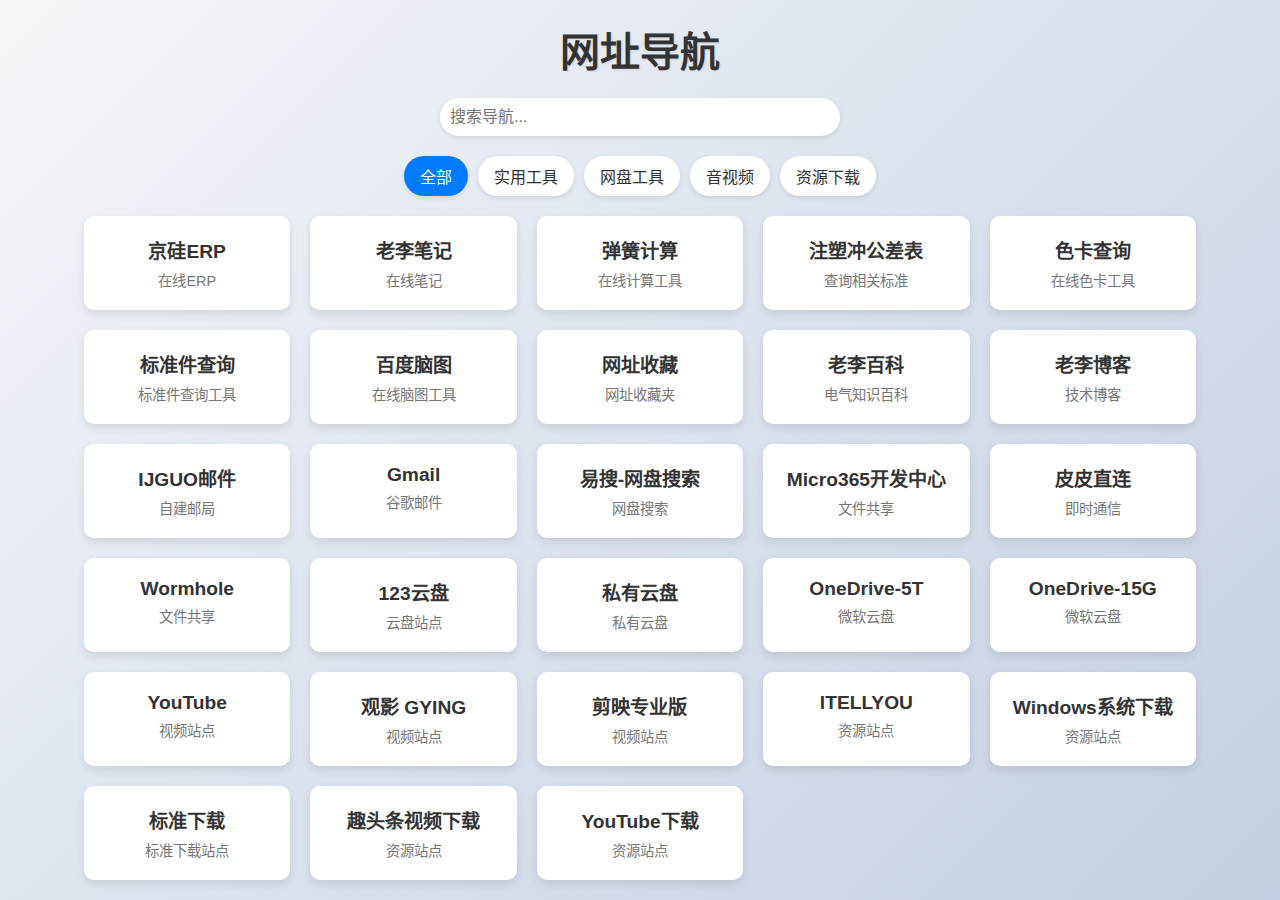
<file: index.html>
<!DOCTYPE html>
<html lang="zh-CN">
<head>
    <meta charset="UTF-8">
    <meta name="viewport" content="width=device-width, initial-scale=1.0">
    <title>我的导航站</title>
    <link rel="stylesheet" href="style.css">
</head>
<body>
    <div class="container">
        <h1>网址导航</h1>
        <div class="search-bar">
            <input type="text" id="search" placeholder="搜索导航...">
        </div>
        <div class="category-bar" id="categoryBar">
            <!-- 分类按钮动态插入 -->
        </div>
        <div class="nav-grid" id="navGrid">
            <!-- 导航项动态插入 -->
        </div>
    </div>
    <script src="script.js"></script>
</body>
</html>
</file>
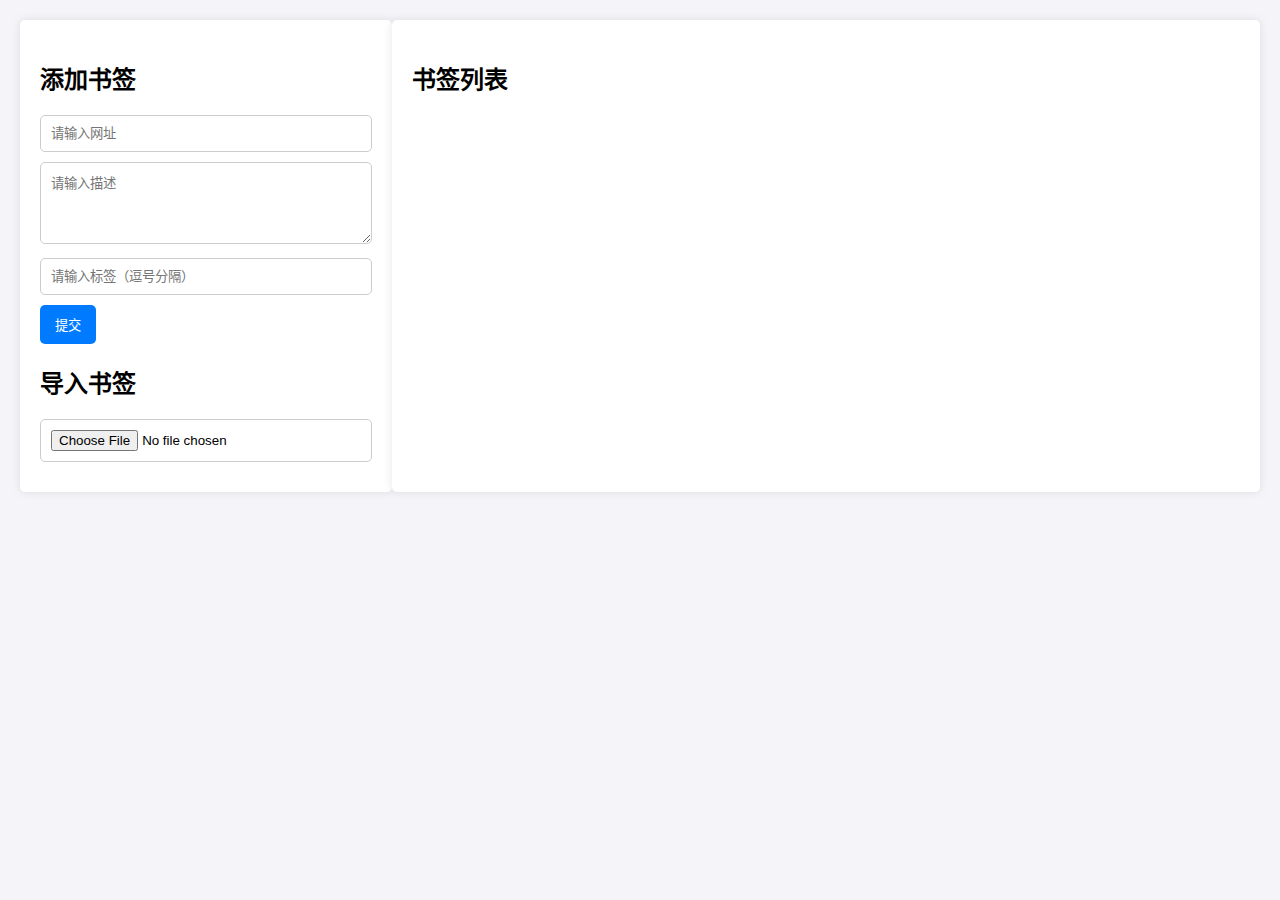
<file: bookmark.html>
<!DOCTYPE html>
<html lang="zh-CN">
<head>
    <meta charset="UTF-8">
    <meta name="viewport" content="width=device-width, initial-scale=1.0">
    <title>网页收藏夹</title>
    <style>
        body {
            font-family: Arial, sans-serif;
            display: flex;
            margin: 0;
            padding: 20px;
            background-color: #f4f4f9;
        }
        .left-column, .right-column {
            padding: 20px;
            box-sizing: border-box;
        }
        .left-column {
            width: 30%;
            background-color: #fff;
            border-radius: 5px;
            box-shadow: 0 0 10px rgba(0, 0, 0, 0.1);
        }
        .right-column {
            width: 70%;
            background-color: #fff;
            border-radius: 5px;
            box-shadow: 0 0 10px rgba(0, 0, 0, 0.1);
            overflow-y: auto;
        }
        input[type="text"], textarea, input[type="file"] {
            width: calc(100% - 22px);
            padding: 10px;
            margin-bottom: 10px;
            border: 1px solid #ccc;
            border-radius: 5px;
        }
        button {
            padding: 10px 15px;
            background-color: #007bff;
            color: white;
            border: none;
            border-radius: 5px;
            cursor: pointer;
        }
        button:hover {
            background-color: #0056b3;
        }
        .delete-button {
            padding: 5px 10px;
            background-color: #dc3545;
            color: white;
            border: none;
            border-radius: 5px;
            cursor: pointer;
            float: right;
        }
        .delete-button:hover {
            background-color: #c82333;
        }
        .bookmark-group {
            margin-top: 20px;
        }
        .bookmark-group h2 {
            margin-bottom: 10px;
            font-size: 18px;
        }
        .bookmark-item {
            background-color: #e9ecef;
            padding: 10px;
            margin-bottom: 5px;
            border-radius: 5px;
            display: flex;
            align-items: center;
            justify-content: space-between;
        }
        .bookmark-item a {
            text-decoration: none;
            color: #007bff;
        }
        .bookmark-item a:hover {
            text-decoration: underline;
        }
    </style>
</head>
<body>
    <div class="left-column">
        <h2>添加书签</h2>
        <input type="text" id="url" placeholder="请输入网址">
        <textarea id="description" rows="4" placeholder="请输入描述"></textarea>
        <input type="text" id="tags" placeholder="请输入标签（逗号分隔）">
        <button onclick="addBookmark()">提交</button>
        <h2>导入书签</h2>
        <input type="file" id="import-file" accept=".sql" onchange="importBookmarks()">
    </div>
    <div class="right-column">
        <h2>书签列表</h2>
        <div id="bookmarks-container"></div>
    </div>

    <script>
        let bookmarks = JSON.parse(localStorage.getItem('bookmarks')) || [];

        function addBookmark() {
            const url = document.getElementById('url').value.trim();
            const description = document.getElementById('description').value.trim();
            const tags = document.getElementById('tags').value.split(',').map(tag => tag.trim()).filter(tag => tag);

            if (!url || !description || !tags.length) {
                alert('请填写所有字段并至少输入一个标签。');
                return;
            }

            bookmarks.push({ url, description, tags });
            localStorage.setItem('bookmarks', JSON.stringify(bookmarks));

            saveToSqlFile();
            renderBookmarks();
            clearInputs();
        }

        function deleteBookmark(index) {
            bookmarks.splice(index, 1);
            localStorage.setItem('bookmarks', JSON.stringify(bookmarks));
            saveToSqlFile();
            renderBookmarks();
        }

        function renderBookmarks() {
            const container = document.getElementById('bookmarks-container');
            container.innerHTML = '';

            const groupedBookmarks = bookmarks.reduce((acc, bookmark) => {
                bookmark.tags.forEach(tag => {
                    acc[tag] = acc[tag] || [];
                    acc[tag].push(bookmark);
                });
                return acc;
            }, {});

            for (const tag in groupedBookmarks) {
                const groupDiv = document.createElement('div');
                groupDiv.className = 'bookmark-group';
                groupDiv.innerHTML = `<h2>${tag}</h2>`;
                groupedBookmarks[tag].forEach((bookmark, index) => {
                    const itemDiv = document.createElement('div');
                    itemDiv.className = 'bookmark-item';
                    itemDiv.innerHTML = `
                        <span><a href="${bookmark.url}" target="_blank">${bookmark.url}</a> - ${bookmark.description}</span>
                        <button class="delete-button" onclick="deleteBookmark(${index})">删除</button>
                    `;
                    groupDiv.appendChild(itemDiv);
                });
                container.appendChild(groupDiv);
            }
        }

        function clearInputs() {
            document.getElementById('url').value = '';
            document.getElementById('description').value = '';
            document.getElementById('tags').value = '';
        }

        function saveToSqlFile() {
            const sqlContent = bookmarks.map(({ url, description, tags }) => 
                `INSERT INTO bookmarks (url, description, tags) VALUES ('${url}', '${description}', '${tags.join(',')};');`
            ).join('\n');

            const blob = new Blob([sqlContent], { type: 'text/plain' });
            const url = window.URL.createObjectURL(blob);
            const a = document.createElement('a');
            a.href = url;
            a.download = 'data.sql';
            document.body.appendChild(a);
            a.click();
            a.remove();
            window.URL.revokeObjectURL(url);
        }

        function importBookmarks() {
            const fileInput = document.getElementById('import-file');
            const file = fileInput.files[0];

            if (!file) {
                alert('请选择一个文件。');
                return;
            }

            const reader = new FileReader();

            reader.onload = function(event) {
                const fileContent = event.target.result;
                parseSqlFile(fileContent);
            };

            reader.readAsText(file);
        }

        function parseSqlFile(content) {
            const lines = content.split('\n');
            const regex = /INSERT INTO bookmarks \(url, description, tags\) VALUES \('([^']*)', '([^']*)', '([^']*)'\);/;

            lines.forEach(line => {
                const match = line.match(regex);
                if (match && match.length === 4) {
                    const url = match[1];
                    const description = match[2];
                    const tags = match[3].split(';').map(tag => tag.trim()).filter(tag => tag);

                    if (url && description && tags.length) {
                        bookmarks.push({ url, description, tags });
                    }
                }
            });

            localStorage.setItem('bookmarks', JSON.stringify(bookmarks));
            renderBookmarks();
            alert('书签已成功导入！');
        }

        renderBookmarks();
    </script>
</body>
</html>
</file>
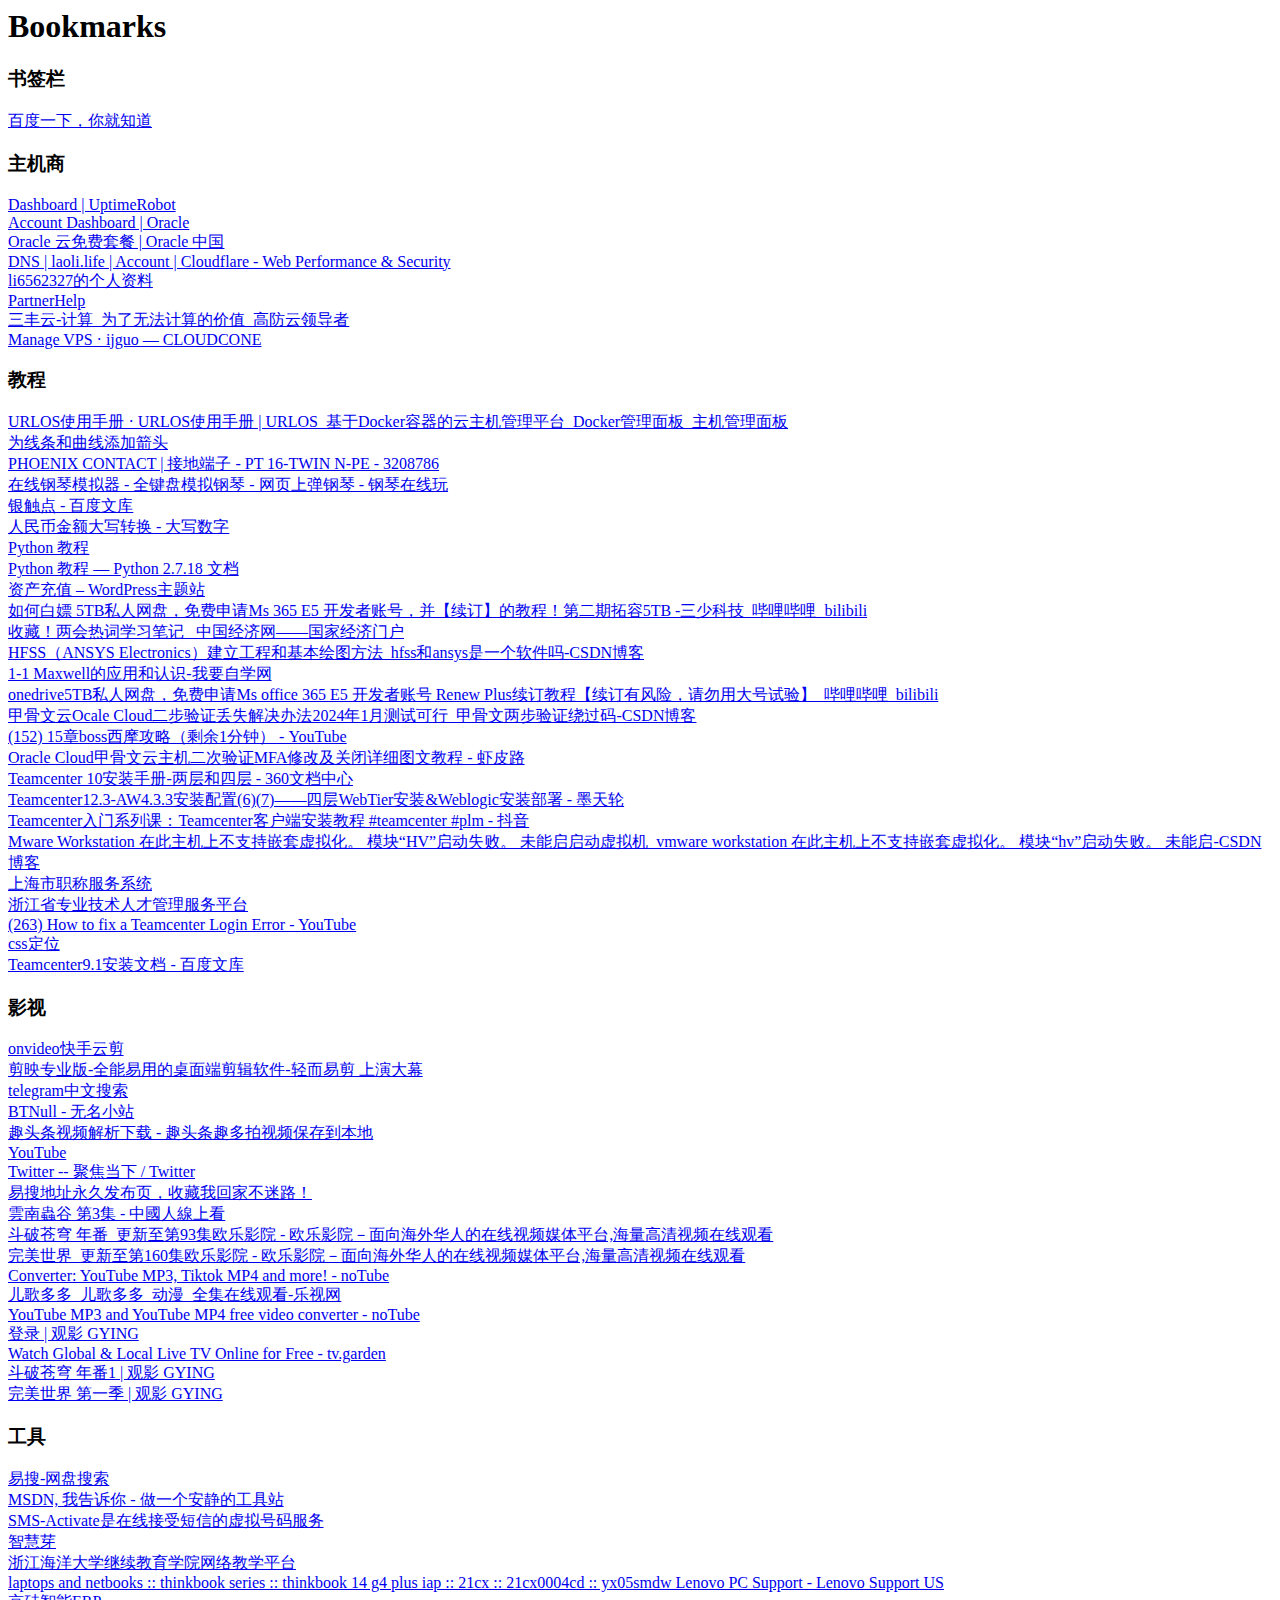
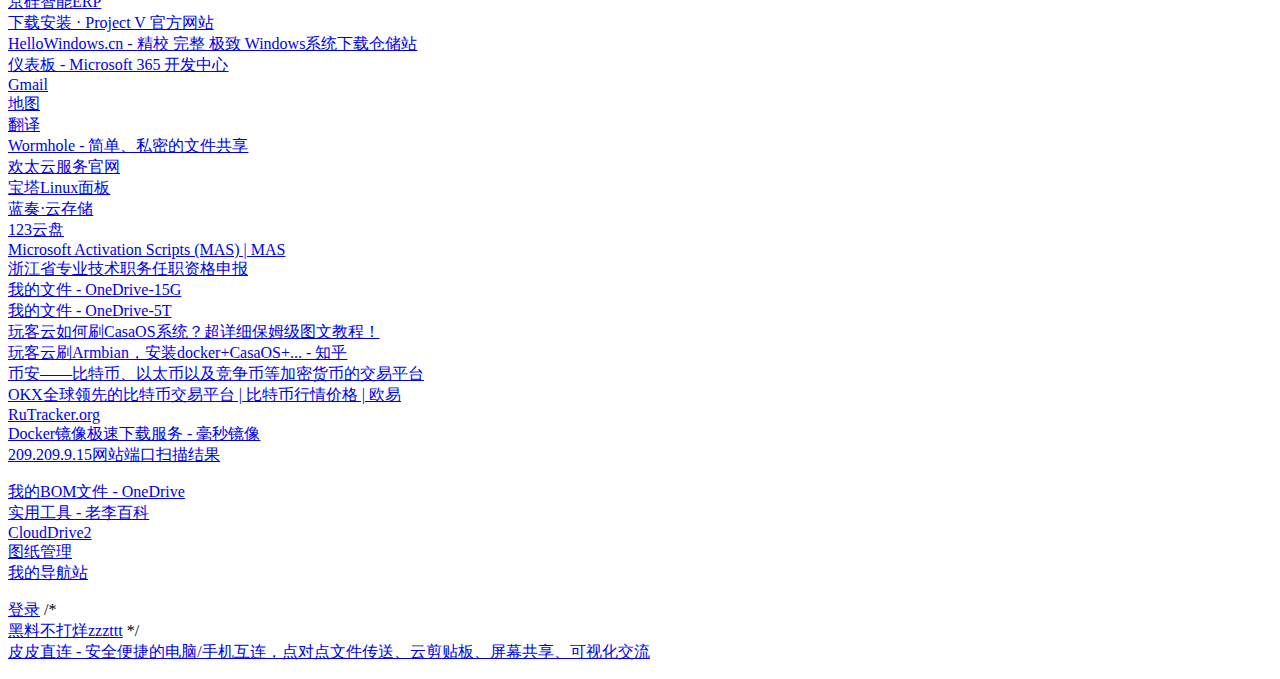
<file: bookmarks.html>
<!DOCTYPE NETSCAPE-Bookmark-file-1>
<!-- This is an automatically generated file.
     It will be read and overwritten.
     DO NOT EDIT! -->
<META HTTP-EQUIV="Content-Type" CONTENT="text/html; charset=UTF-8">
<TITLE>Bookmarks</TITLE>
<H1>Bookmarks</H1>
<DL><p>
    <DT><H3 ADD_DATE="0" LAST_MODIFIED="1754452109" PERSONAL_TOOLBAR_FOLDER="true">书签栏</H3>
    <DL><p>
        <DT><A HREF="https://www.baidu.com/" ADD_DATE="1556410065" ICON="[data-uri]">百度一下，你就知道</A>
        <DT><H3 ADD_DATE="1696582742" LAST_MODIFIED="1754452101">主机商</H3>
        <DL><p>
            <DT><A HREF="https://uptimerobot.com/dashboard#786635831" ADD_DATE="1607678195">Dashboard | UptimeRobot</A>
            <DT><A HREF="https://shop.oracle.com/app/udb/?session=9498930669917&lang=en&country=us&appId=6#/preferences/notifications" ADD_DATE="1631020187">Account Dashboard | Oracle</A>
            <DT><A HREF="https://www.oracle.com/cn/cloud/free/" ADD_DATE="1622300220">Oracle 云免费套餐 | Oracle 中国</A>
            <DT><A HREF="https://dash.cloudflare.com/db02080d03ee3aff060006261dcb0d2e/laoli.life/dns" ADD_DATE="1607593927" ICON="[data-uri]">DNS | laoli.life | Account | Cloudflare - Web Performance &amp; Security</A>
            <DT><A HREF="https://hub.docker.com/settings/security" ADD_DATE="1614683330">li6562327的个人资料</A>
            <DT><A HREF="https://partnerhelp.oracle.com/app/account/questions/list" ADD_DATE="1723477934">PartnerHelp</A>
            <DT><A HREF="https://www.sanfengyun.net/" ADD_DATE="1752757714">三丰云-计算_为了无法计算的价值_高防云领导者</A>
            <DT><A HREF="https://app.cloudcone.com/vps/105274/manage" ADD_DATE="1753535700" ICON="[data-uri]">Manage VPS · ijguo — CLOUDCONE</A>
        </DL><p>
        <DT><H3 ADD_DATE="1696582742" LAST_MODIFIED="1751601397">教程</H3>
        <DL><p>
            <DT><A HREF="https://www.urlos.com/urlos-document/" ADD_DATE="1610365277">URLOS使用手册 · URLOS使用手册 | URLOS_基于Docker容器的云主机管理平台_Docker管理面板_主机管理面板</A>
            <DT><A HREF="http://product.corel.com/help/CorelDRAW/540111137/Main/CS/Documentation/wwhelp/wwhimpl/js/html/wwhelp.htm#href=CorelDRAW-Add-arrowheads-to-lines-and-curves.html" ADD_DATE="1599494879">为线条和曲线添加箭头</A>
            <DT><A HREF="https://www.phoenixcontact.com/online/portal/cn/pxc/offcontext/search_result_page/!ut/p/z1/[base64]/?uri=pxc-oc-itemdetail:pid=3208786&library=cnzh&tab=1" ADD_DATE="1590029710">PHOENIX CONTACT | 接地端子 - PT 16-TWIN N-PE - 3208786</A>
            <DT><A HREF="https://www.xiwnn.com/piano/" ADD_DATE="1647054096">在线钢琴模拟器 - 全键盘模拟钢琴 - 网页上弹钢琴 - 钢琴在线玩</A>
            <DT><A HREF="https://wenku.baidu.com/view/93aa737c747f5acfa1c7aa00b52acfc789eb9fbe.html" ADD_DATE="1659084646">银触点 - 百度文库</A>
            <DT><A HREF="https://daxie.chazhi.net/" ADD_DATE="1620286562">人民币金额大写转换 - 大写数字</A>
            <DT><A HREF="https://www.w3school.com.cn/python/index.asp" ADD_DATE="1663086574" ICON="[data-uri]">Python 教程</A>
            <DT><A HREF="https://docs.python.org/zh-cn/2.7/tutorial/index.html" ADD_DATE="1663086649">Python 教程 — Python 2.7.18 文档</A>
            <DT><A HREF="http://www.thefox.cn/user/money" ADD_DATE="1632701795">资产充值 – WordPress主题站</A>
            <DT><A HREF="https://www.bilibili.com/video/BV15s4y137fg/?spm_id_from=333.788.recommend_more_video.-1&vd_source=898db3dcdaee8f2eb71c6aec4ab275dd" ADD_DATE="1701369728">如何白嫖 5TB私人网盘，免费申请Ms 365 E5 开发者账号，并【续订】的教程！第二期拓容5TB -三少科技_哔哩哔哩_bilibili</A>
            <DT><A HREF="http://www.ce.cn/xwzx/gnsz/gdxw/202303/09/t20230309_38434141.shtml" ADD_DATE="1678385411">收藏！两会热词学习笔记 _中国经济网——国家经济门户</A>
            <DT><A HREF="https://blog.csdn.net/weixin_44115643/article/details/120475998" ADD_DATE="1703513060">HFSS（ANSYS Electronics）建立工程和基本绘图方法_hfss和ansys是一个软件吗-CSDN博客</A>
            <DT><A HREF="https://www.51zxw.net/Show.aspx?cid=827&id=92214" ADD_DATE="1703573326">1-1 Maxwell的应用和认识-我要自学网</A>
            <DT><A HREF="https://www.bilibili.com/video/BV1U24y1K7bQ/?spm_id_from=333.788.recommend_more_video.-1&vd_source=898db3dcdaee8f2eb71c6aec4ab275dd" ADD_DATE="1704473669">onedrive5TB私人网盘，免费申请Ms office 365 E5 开发者账号 Renew Plus续订教程【续订有风险，请勿用大号试验】_哔哩哔哩_bilibili</A>
            <DT><A HREF="https://blog.csdn.net/joey214/article/details/135413213" ADD_DATE="1709191927">甲骨文云Ocale Cloud二步验证丢失解决办法2024年1月测试可行_甲骨文两步验证绕过码-CSDN博客</A>
            <DT><A HREF="https://www.youtube.com/watch?v=9KBPR1Zzt7k" ADD_DATE="1709482847">(152) 15章boss西摩攻略（剩余1分钟） - YouTube</A>
            <DT><A HREF="https://www.xiapilu.com/web/web-tutorial/oracle-cloud-mfa-reset.html" ADD_DATE="1709633312">Oracle Cloud甲骨文云主机二次验证MFA修改及关闭详细图文教程 - 虾皮路</A>
            <DT><A HREF="https://www.360docs.net/doc/899647496.html" ADD_DATE="1720031614">Teamcenter 10安装手册-两层和四层 - 360文档中心</A>
            <DT><A HREF="https://www.modb.pro/db/111113" ADD_DATE="1720033276">Teamcenter12.3-AW4.3.3安装配置(6)(7)——四层WebTier安装&amp;Weblogic安装部署 - 墨天轮</A>
            <DT><A HREF="https://www.douyin.com/video/7089656132075031840" ADD_DATE="1720042268">Teamcenter入门系列课：Teamcenter客户端安装教程 #teamcenter #plm - 抖音</A>
            <DT><A HREF="https://blog.csdn.net/m0_57960577/article/details/130446104" ADD_DATE="1721538251">Mware Workstation 在此主机上不支持嵌套虚拟化。 模块“HV”启动失败。 未能启启动虚拟机_vmware workstation 在此主机上不支持嵌套虚拟化。 模块“hv”启动失败。 未能启-CSDN博客</A>
            <DT><A HREF="https://www.rsj.sh.gov.cn/zcps/zcpssb/index" ADD_DATE="1723602147">上海市职称服务系统</A>
            <DT><A HREF="https://zcps.rlsbt.zj.gov.cn/028/client/index9.jsp?column3=&t=1725104412145" ADD_DATE="1725112141">浙江省专业技术人才管理服务平台</A>
            <DT><A HREF="https://www.youtube.com/watch?v=CfQINvxeHhk" ADD_DATE="1736178706">(263) How to fix a Teamcenter Login Error - YouTube</A>
            <DT><A HREF="https://m.qlchat.com/wechat/page/topic-simple-video?topicId=2000023050109565&byhand=1" ADD_DATE="1750754329">css定位</A>
            <DT><A HREF="https://wenku.baidu.com/view/d7f7cae0a2c7aa00b52acfc789eb172ded6399e9.html?_wkts_=1719881601711&bdQuery=%E5%AE%89%E8%A3%85teamcenter9&needWelcomeRecommand=1" ADD_DATE="1719886017">Teamcenter9.1安装文档 - 百度文库</A>
        </DL><p>
        <DT><H3 ADD_DATE="1696582742" LAST_MODIFIED="1752154891">影视</H3>
        <DL><p>
            <DT><A HREF="https://onvideo.kuaishou.com/hub/home" ADD_DATE="1660398101">onvideo快手云剪</A>
            <DT><A HREF="https://www.capcut.cn/" ADD_DATE="1741612724">剪映专业版-全能易用的桌面端剪辑软件-轻而易剪 上演大幕</A>
            <DT><A HREF="https://www.sssoou.com/" ADD_DATE="1659887928">telegram中文搜索</A>
            <DT><A HREF="https://www.btnull.org/" ADD_DATE="1659887799">BTNull - 无名小站</A>
            <DT><A HREF="https://quduopai.iiilab.com/" ADD_DATE="1642596933">趣头条视频解析下载 - 趣头条趣多拍视频保存到本地</A>
            <DT><A HREF="https://youtube.com/" ADD_DATE="1623894361" ICON="[data-uri]">YouTube</A>
            <DT><A HREF="https://twitter.com/" ADD_DATE="1586531337">Twitter -- 聚焦当下 / Twitter</A>
            <DT><A HREF="https://yiso.eu.org/" ADD_DATE="1690937101">易搜地址永久发布页，收藏我回家不迷路！</A>
            <DT><A HREF="https://chinaq.biz/cn210830/3.html#6" ADD_DATE="1630513103">雲南蟲谷 第3集 - 中國人線上看</A>
            <DT><A HREF="https://www.olevod.com/index.php/vod/detail/id/37782.html" ADD_DATE="1714224361">斗破苍穹 年番_更新至第93集欧乐影院 - 欧乐影院－面向海外华人的在线视频媒体平台,海量高清视频在线观看</A>
            <DT><A HREF="https://www.olevod.com/index.php/vod/detail/id/26435.html" ADD_DATE="1714224394">完美世界_更新至第160集欧乐影院 - 欧乐影院－面向海外华人的在线视频媒体平台,海量高清视频在线观看</A>
            <DT><A HREF="https://notube.net/en/youtube-app-v163" ADD_DATE="1716305482">Converter: YouTube MP3, Tiktok MP4 and more! - noTube</A>
            <DT><A HREF="http://www.le.com/comic/10042729.html" ADD_DATE="1618130864">儿歌多多_儿歌多多_动漫_全集在线观看-乐视网</A>
            <DT><A HREF="https://notube.net/en/youtube-converter-mp3" ADD_DATE="1623336420">YouTube MP3 and YouTube MP4 free video converter - noTube</A>
            <DT><A HREF="https://www.gying.in/user/login/" ADD_DATE="1747059925">登录 | 观影 GYING</A>
            <DT><A HREF="https://tv.garden/us/P8q5mRZ0E6h0hF" ADD_DATE="1748191959">Watch Global &amp; Local Live TV Online for Free - tv.garden</A>
            <DT><A HREF="https://www.gying.in/ac/GEvK" ADD_DATE="1751722497" ICON="[data-uri]">斗破苍穹 年番1 | 观影 GYING</A>
            <DT><A HREF="https://www.gying.in/ac/P8Pr" ADD_DATE="1752154891">完美世界 第一季 | 观影 GYING</A>
        </DL><p>
        <DT><H3 ADD_DATE="1696582742" LAST_MODIFIED="1752463476">工具</H3>
        <DL><p>
            <DT><A HREF="https://yiso.fun/" ADD_DATE="1658715556">易搜-网盘搜索</A>
            <DT><A HREF="https://msdn.itellyou.cn/" ADD_DATE="1669253521">MSDN, 我告诉你 - 做一个安静的工具站</A>
            <DT><A HREF="https://sms-activate.org/#" ADD_DATE="1677501351">SMS-Activate是在线接受短信的虚拟号码服务</A>
            <DT><A HREF="https://account.zhihuiya.com/?errorCode=39999&client_id=f58bbdfdd63549dbb64fed4b816c8bfc&from=analytics&redirect_uri=https%3A%2F%2Fanalytics.zhihuiya.com%2Fsearch%2Finput%23%2Fsimple&csrfToken=" ADD_DATE="1679370325">智慧芽</A>
            <DT><A HREF="http://zjoujj.fanya.chaoxing.com/portal" ADD_DATE="1679503998">浙江海洋大学继续教育学院网络教学平台</A>
            <DT><A HREF="https://pcsupport.lenovo.com/us/zc/products/laptops-and-netbooks/thinkbook-series/thinkbook-14-g4-plus-iap/21cx/21cx0004cd/yx05smdw/downloads/automatic-driver-update" ADD_DATE="1687788718">laptops and netbooks :: thinkbook series :: thinkbook 14 g4 plus iap :: 21cx :: 21cx0004cd :: yx05smdw Lenovo PC Support - Lenovo Support US</A>
            <DT><A HREF="https://yonsuite.diwork.com/#/login" ADD_DATE="1691486522" ICON="[data-uri]">京硅智能ERP</A>
            <DT><A HREF="https://www.v2ray.com/chapter_00/install.html" ADD_DATE="1646969665">下载安装 · Project V 官方网站</A>
            <DT><A HREF="https://hellowindows.cn/" ADD_DATE="1702879090">HelloWindows.cn - 精校 完整 极致 Windows系统下载仓储站</A>
            <DT><A HREF="https://developer.microsoft.com/en-us/microsoft-365/profile" ADD_DATE="1702907882" ICON="[data-uri]">仪表板 - Microsoft 365 开发中心</A>
            <DT><A HREF="https://accounts.google.com/b/0/AddMailService" ADD_DATE="1621391557" ICON="[data-uri]">Gmail</A>
            <DT><A HREF="https://maps.google.com/" ADD_DATE="1621391557">地图</A>
            <DT><A HREF="https://translate.google.com/" ADD_DATE="1620441691">翻译</A>
            <DT><A HREF="https://wormhole.app/" ADD_DATE="1715057454">Wormhole - 简单、私密的文件共享</A>
            <DT><A HREF="https://cloud.heytap.com/" ADD_DATE="1715276968">欢太云服务官网</A>
            <DT><A HREF="https://38.102.87.160:8888/files" ADD_DATE="1719485542">宝塔Linux面板</A>
            <DT><A HREF="https://ijguo.lanzoui.com/" ADD_DATE="1634175895">蓝奏·云存储</A>
            <DT><A HREF="https://www.123pan.com/" ADD_DATE="1702349801" ICON="[data-uri]">123云盘</A>
            <DT><A HREF="https://massgrave.dev/" ADD_DATE="1714186171">Microsoft Activation Scripts (MAS) | MAS</A>
            <DT><A HREF="https://zcps.rlsbt.zj.gov.cn/028/client/user1/index1.jsp?t=1724411840500" ADD_DATE="1724411867">浙江省专业技术职务任职资格申报</A>
            <DT><A HREF="https://onedrive.live.com/?id=root&cid=93340FA5E46D71D9" ADD_DATE="1726636697">我的文件 - OneDrive-15G</A>
            <DT><A HREF="https://lijunting-my.sharepoint.com/my" ADD_DATE="1726636827" ICON="[data-uri]">我的文件 - OneDrive-5T</A>
            <DT><A HREF="https://baijiahao.baidu.com/s?id=1796668492900384345&wfr=spider&for=pc" ADD_DATE="1728879217">玩客云如何刷CasaOS系统？超详细保姆级图文教程！</A>
            <DT><A HREF="https://zhuanlan.zhihu.com/p/627468489" ADD_DATE="1729348505">玩客云刷Armbian，安装docker+CasaOS+... - 知乎</A>
            <DT><A HREF="https://www.binance.com/zh-CN" ADD_DATE="1732114018">币安——比特币、以太币以及竞争币等加密货币的交易平台</A>
            <DT><A HREF="https://www.okx.com/zh-hans" ADD_DATE="1732114849" ICON="[data-uri]">OKX全球领先的比特币交易平台 | 比特币行情价格 | 欧易</A>
            <DT><A HREF="https://rutracker.org/forum/index.php" ADD_DATE="1743005749">RuTracker.org</A>
            <DT><A HREF="https://1ms.run/" ADD_DATE="1751453128">Docker镜像极速下载服务 - 毫秒镜像</A>
            <DT><A HREF="http://tool.chinaz.com/port/" ADD_DATE="1629702833">209.209.9.15网站端口扫描结果</A>
        </DL><p>
        <DT><A HREF="https://lijunting-my.sharepoint.com/personal/lijunting_lijunting_onmicrosoft_com/_layouts/15/onedrive.aspx?id=%2Fpersonal%2Flijunting%5Flijunting%5Fonmicrosoft%5Fcom%2FDocuments%2F%E6%88%91%E7%9A%84BOM%E6%96%87%E4%BB%B6&view=0" ADD_DATE="1719482129" ICON="[data-uri]">我的BOM文件 - OneDrive</A>
        <DT><A HREF="https://wiki.ijguo.cn/doku.php?id=%E5%AE%9E%E7%94%A8%E5%B7%A5%E5%85%B7" ADD_DATE="1703774185" ICON="[data-uri]">实用工具 - 老李百科</A>
        <DT><A HREF="http://localhost:19798/#/OneDrive?a=1" ADD_DATE="1744765740" ICON="[data-uri]">CloudDrive2</A>
        <DT><A HREF="http://160.30.231.42/library/034065d2-703b-42a0-9c8f-62c5073652d0/PDM/" ADD_DATE="1752537939" ICON="[data-uri]">图纸管理</A>
        <DT><A HREF="https://dh.ijguo.cn/" ADD_DATE="1754452101">我的导航站</A>
    </DL><p>
    <DT><A HREF="https://zjxucj.jxjy.chaoxing.com/login" ADD_DATE="1716052585">登录</A>
    /* <DT><A HREF="http://www.zzzttt.vip/archives/146.html" ADD_DATE="1589189425">黑料不打烊zzzttt</A> */
    <DT><A HREF="https://www.ppzhilian.com/chat" ADD_DATE="1600851160">皮皮直连 - 安全便捷的电脑/手机互连，点对点文件传送、云剪贴板、屏幕共享、可视化交流</A>
</DL><p>
</file>
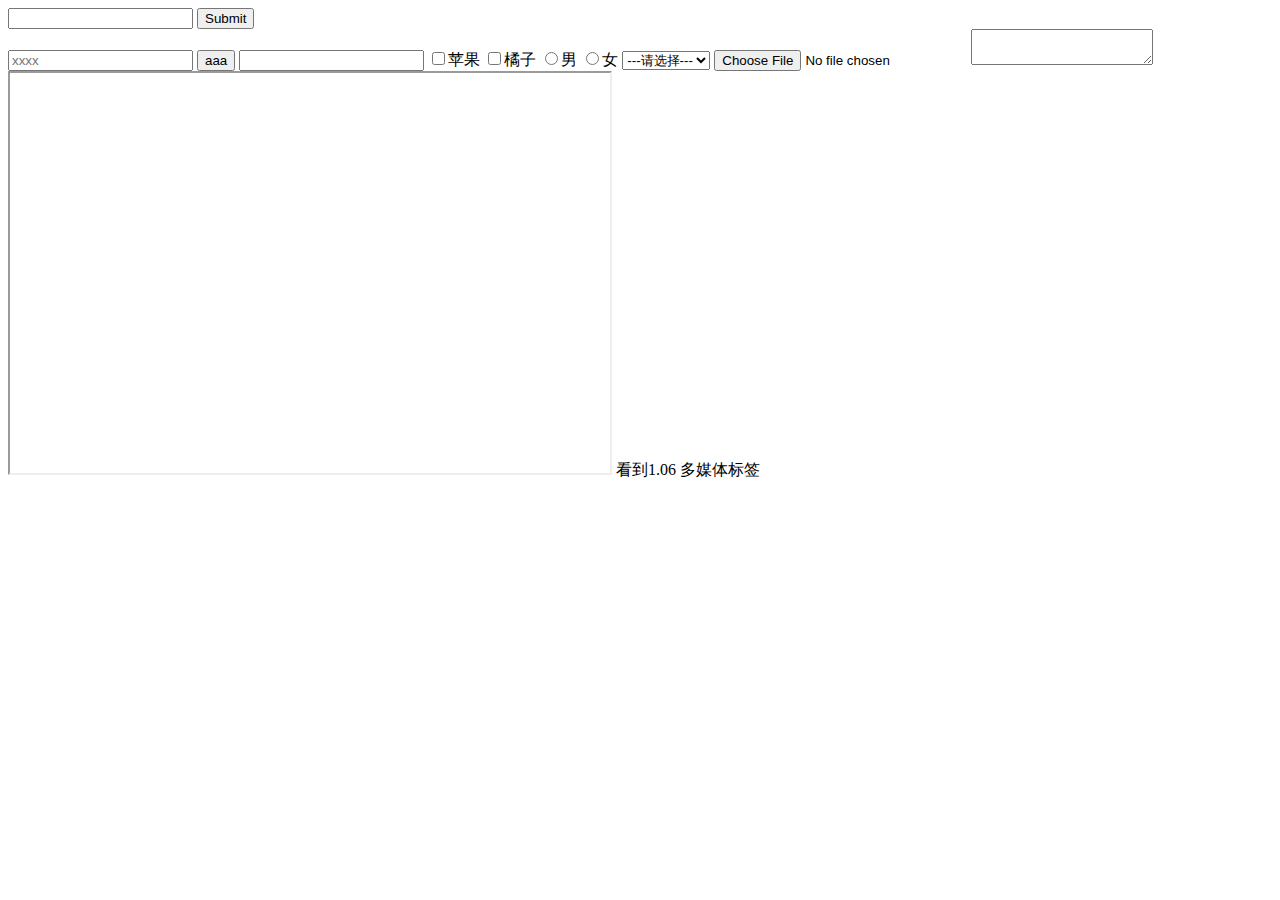
<file: html2.html>
<!DOCTYPE html>
<html lang="en">
<head>
    <meta charset="UTF-8">
    <meta name="viewport" content="width=device-width, initial-scale=1.0">
    <title>Document</title>
</head>
<body>
    <form action="/data" method="post">
        <input type="text">
        <input type="submit">
    </form>

    <input type="text" placeholder="xxxx">
    <button>aaa</button>
    <input type="password">
    <input type="checkbox" id="id1"><label for="id1">苹果</label>
    <input type="checkbox" id="id2"><label for="id2">橘子</label>

    <input type="radio" name="sex" id="id3"><label for="id3">男</label>
    <input type="radio" name="sex" id="id4"><label for="id4">女</label>

    <select name="" id="">
        <option value="">---请选择---</option>
        <option value="">张三</option>
        <option value="">李四</option>
        <option value="">王五</option>
    </select>

    <input type="file">

    <textarea name="" id=""></textarea>
    <iframe src="https://pan.ijguo.cn" width="600" height="400"></iframe>


</body>
</html>

看到1.06 多媒体标签
</file>
<file: style.css>
* {
    margin: 0;
    padding: 0;
    box-sizing: border-box;
    font-family: 'Arial', sans-serif;
}

body {
    background: linear-gradient(135deg, #f5f7fa, #c3cfe2);
    min-height: 100vh;
    display: flex;
    justify-content: center;
    align-items: center;
}

.container {
    max-width: 1200px;
    width: 90%;
    padding: 20px;
    text-align: center;
}

h1 {
    font-size: 2.5em;
    color: #333;
    margin-bottom: 20px;
    text-shadow: 1px 1px 2px rgba(0, 0, 0, 0.1);
}

.search-bar {
    margin-bottom: 20px;
}

.search-bar input {
    width: 100%;
    max-width: 400px;
    padding: 10px;
    border: none;
    border-radius: 25px;
    font-size: 1em;
    box-shadow: 0 2px 5px rgba(0, 0, 0, 0.1);
    outline: none;
}

.category-bar {
    margin-bottom: 20px;
    display: flex;
    justify-content: center;
    flex-wrap: wrap;
    gap: 10px;
}

.category-btn {
    padding: 8px 16px;
    border: none;
    border-radius: 20px;
    background: #fff;
    color: #333;
    font-size: 1em;
    cursor: pointer;
    box-shadow: 0 2px 5px rgba(0, 0, 0, 0.1);
    transition: background 0.3s, color 0.3s;
}

.category-btn.active {
    background: #007bff;
    color: #fff;
}

.category-btn:hover {
    background: #007bff;
    color: #fff;
}

.nav-grid {
    display: grid;
    grid-template-columns: repeat(auto-fill, minmax(200px, 1fr));
    gap: 20px;
}

.nav-item {
    background: #fff;
    padding: 20px;
    border-radius: 10px;
    box-shadow: 0 4px 10px rgba(0, 0, 0, 0.1);
    text-align: center;
    transition: transform 0.3s, box-shadow 0.3s;
}

.nav-item:hover {
    transform: translateY(-5px);
    box-shadow: 0 6px 15px rgba(0, 0, 0, 0.2);
}

.nav-item a {
    text-decoration: none;
    color: #333;
    font-size: 1.2em;
    font-weight: bold;
}

.nav-item p {
    color: #777;
    font-size: 0.9em;
    margin-top: 5px;
}

@media (max-width: 600px) {
    .nav-grid {
        grid-template-columns: 1fr;
    }

    .category-btn {
        padding: 6px 12px;
        font-size: 0.9em;
    }
}
</file>
